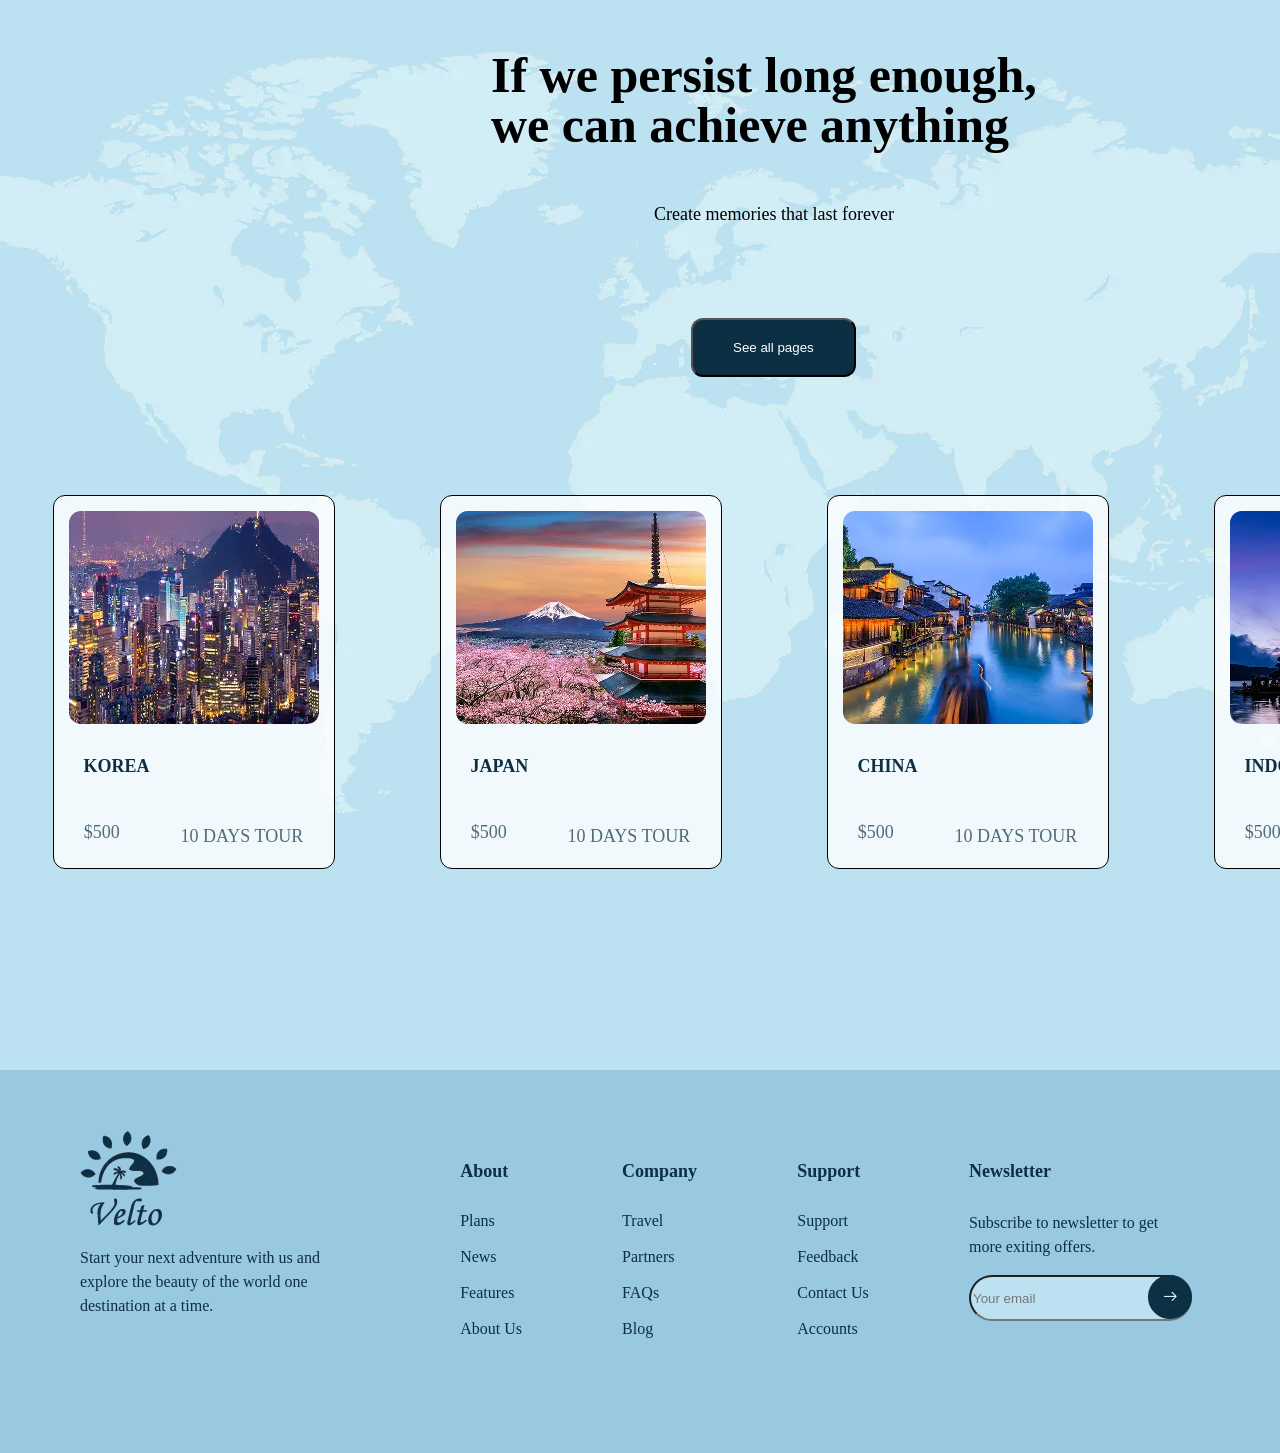
<file: index.html>
<!DOCTYPE html>
<html lang="en">

<head>
    <meta charset="UTF-8">
    <meta name="viewport" content="width=device-width, initial-scale=1.0">
    <title>Document</title>
    <link rel="stylesheet" href="style.css">
</head>

<body>
    <main>
        <section class="tour">
            <h3 class="tour-title">If we persist long enough,
                we can achieve anything
            </h3>
            <p class="tour-text">Create memories that last forever</p>
            <a href="./tourism.html"><button class="tour-button">See all pages</button></a>
            <div class="tour-container">
                <div class="tour-container--card">
                    <img src="./img/korea.webp" alt="korea" class="img-card">
                    <h4 class="tour-container--title">KOREA</h4>
                    <div class="container-price--text">
                        <p class="tour-container--price">$500</p>
                        <p class="tour-container--text">10 DAYS TOUR</p>
                    </div>
                </div>

                <div class="tour-container--card">
                    <img src="./img/japan.webp" alt="japan" class="img-card">
                    <h4 class="tour-container--title">JAPAN</h4>
                    <div class="container-price--text">
                        <p class="tour-container--price">$500</p>
                        <p class="tour-container--text">10 DAYS TOUR</p>
                    </div>
                </div>

                <div class="tour-container--card">
                    <img src="./img/china.webp" alt="china" class="img-card">
                    <h4 class="tour-container--title">CHINA</h4>
                    <div class="container-price--text">
                        <p class="tour-container--price">$500</p>
                        <p class="tour-container--text">10 DAYS TOUR</p>
                    </div>
                </div>

                <div class="tour-container--card">
                    <img src="./img/indonesia.webp" alt="indonesia" class="img-card">
                    <h4 class="tour-container--title">INDONESIA</h4>
                    <div class="container-price--text">
                        <p class="tour-container--price">$500</p>
                        <p class="tour-container--text">10 DAYS TOUR</p>
                    </div>
                </div>
            </div>
        </section>
    </main>
    <footer>
        <div class="footer">
            <img src="./img/logo.webp" alt="logo">
            <p class="footer-text">Start your next adventure with us and explore the beauty of the world one destination at a time.</p>
        </div>

        <div>
            <h5 class="footer-title">About</h5>
            <p class="container-footer--text">Plans</p>
            <p class="container-footer--text">News</p>
            <p class="container-footer--text">Features</p>
            <p class="container-footer--text">About Us</p>
        </div>

        <div>
            <h5 class="footer-title">Company</h5>
            <p class="container-footer--text">Travel</p>
            <p class="container-footer--text">Partners</p>
            <p class="container-footer--text">FAQs</p>
            <p class="container-footer--text">Blog</p>
        </div>

        <div>
            <h5 class="footer-title">Support</h5>
            <p class="container-footer--text">Support</p>
            <p class="container-footer--text">Feedback</p>
            <p class="container-footer--text">Contact Us</p>
            <p class="container-footer--text">Accounts</p>
        </div>

        <div class="footer-container">
            <h5 class="footer-title">Newsletter</h5>
            <p class="text-footer">Subscribe to newsletter to get more exiting offers.</p>
            <input type="text" placeholder="Your email" class="input-footer">
            <img src="./img/button.webp" alt="button" class="button-footer">
        </div>
    </footer>
</body>

</html>
</file>
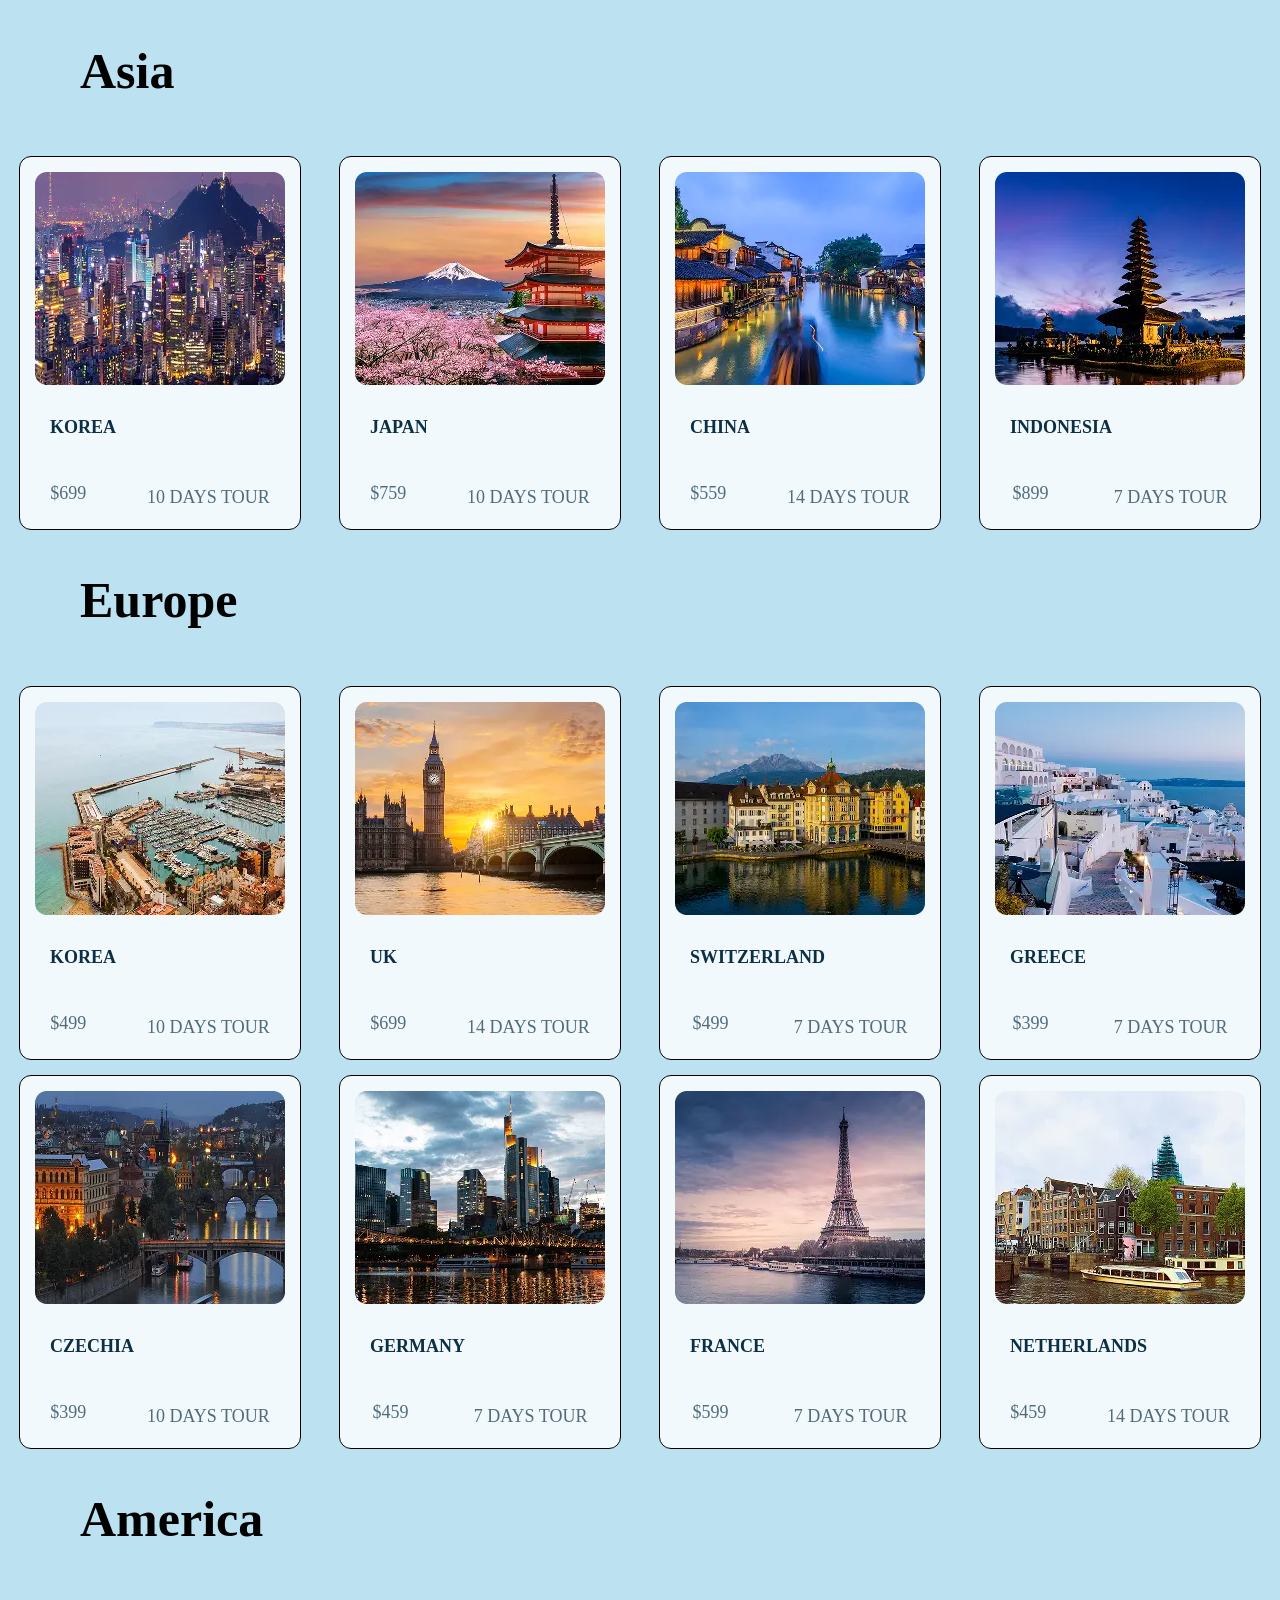
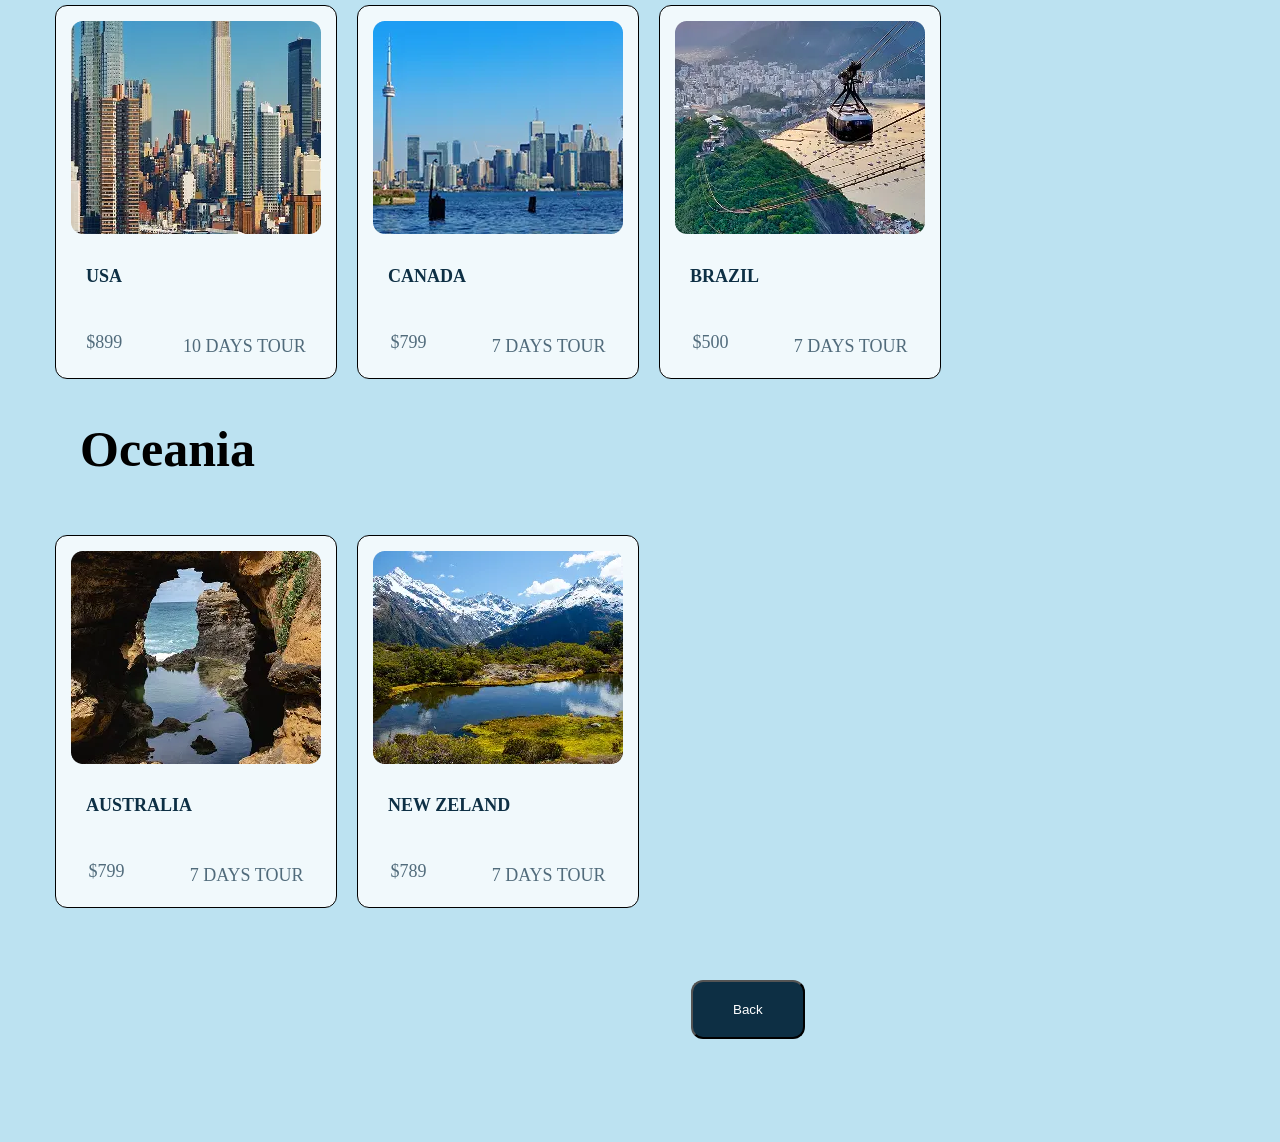
<file: tourism.html>
<!DOCTYPE html>
<html lang="en">

<head>
    <meta charset="UTF-8">
    <meta name="viewport" content="width=device-width, initial-scale=1.0">
    <title>Document</title>
    <link rel="stylesheet" href="style.css">
</head>
<body>
    <h2 class="tourism-title">Asia</h2>
    <div class="container-tourism">
        <div class="tour-container--card">
            <img src="./img/korea.webp" alt="korea" class="img-card">
            <h4 class="tour-container--title">KOREA</h4>
            <div class="container-price--text">
                <p class="tour-container--price">$699</p>
                <p class="tour-container--text">10 DAYS TOUR</p>
            </div>
        </div>

        <div class="tour-container--card">
            <img src="./img/japan.webp" alt="japan" class="img-card">
            <h4 class="tour-container--title">JAPAN</h4>
            <div class="container-price--text">
                <p class="tour-container--price">$759</p>
                <p class="tour-container--text">10 DAYS TOUR</p>
            </div>
        </div>

        <div class="tour-container--card">
            <img src="./img/china.webp" alt="china" class="img-card">
            <h4 class="tour-container--title">CHINA</h4>
            <div class="container-price--text">
                <p class="tour-container--price">$559</p>
                <p class="tour-container--text">14 DAYS TOUR</p>
            </div>
        </div>

        <div class="tour-container--card">
            <img src="./img/indonesia.webp" alt="indonesia" class="img-card">
            <h4 class="tour-container--title">INDONESIA</h4>
            <div class="container-price--text">
                <p class="tour-container--price">$899</p>
                <p class="tour-container--text">7 DAYS TOUR</p>
            </div>
        </div>
    </div>
    <h2 class="tourism-title">Europe</h2>
    <div class="container-tourism">
        <div class="tour-container--card">
            <img src="./img/korea1.webp" alt="korea1" class="img-card">
            <h4 class="tour-container--title">KOREA</h4>
            <div class="container-price--text">
                <p class="tour-container--price">$499</p>
                <p class="tour-container--text">10 DAYS TOUR</p>
            </div>
        </div>

        <div class="tour-container--card">
            <img src="./img/UK.webp" alt="uk" class="img-card">
            <h4 class="tour-container--title">UK</h4>
            <div class="container-price--text">
                <p class="tour-container--price">$699</p>
                <p class="tour-container--text">14 DAYS TOUR</p>
            </div>
        </div>

        <div class="tour-container--card">
            <img src="./img/Switzerland.webp" alt="switzerland" class="img-card">
            <h4 class="tour-container--title">Switzerland</h4>
            <div class="container-price--text">
                <p class="tour-container--price">$499</p>
                <p class="tour-container--text">7 DAYS TOUR</p>
            </div>
        </div>

        <div class="tour-container--card">
            <img src="./img/GREECE.webp" alt="Greece" class="img-card">
            <h4 class="tour-container--title">Greece</h4>
            <div class="container-price--text">
                <p class="tour-container--price">$399</p>
                <p class="tour-container--text">7 DAYS TOUR</p>
            </div>
        </div>
    </div>

    <div class="container-tourism">
        <div class="tour-container--card">
            <img src="./img/Czechia.webp" alt="Czechia" class="img-card">
            <h4 class="tour-container--title">Czechia</h4>
            <div class="container-price--text">
                <p class="tour-container--price">$399</p>
                <p class="tour-container--text">10 DAYS TOUR</p>
            </div>
        </div>

        <div class="tour-container--card">
            <img src="./img/Germany.webp" alt="Germany" class="img-card">
            <h4 class="tour-container--title">Germany</h4>
            <div class="container-price--text">
                <p class="tour-container--price">$459</p>
                <p class="tour-container--text">7 DAYS TOUR</p>
            </div>
        </div>

        <div class="tour-container--card">
            <img src="./img/France.webp" alt="France" class="img-card">
            <h4 class="tour-container--title">France</h4>
            <div class="container-price--text">
                <p class="tour-container--price">$599</p>
                <p class="tour-container--text">7 DAYS TOUR</p>
            </div>
        </div>

        <div class="tour-container--card">
            <img src="./img/Netherlands.webp" alt="Netherlands" class="img-card">
            <h4 class="tour-container--title">Netherlands</h4>
            <div class="container-price--text">
                <p class="tour-container--price">$459</p>
                <p class="tour-container--text">14 DAYS TOUR</p>
            </div>
        </div>
    </div>
    <h2 class="tourism-title">America</h2>
    <div class="tourism-box">
        <div class="tourism-container--card">
            <img src="./img/USA.webp" alt="USA" class="img-card">
            <h4 class="tour-container--title">USA</h4>
            <div class="container-price--text">
                <p class="tour-container--price">$899</p>
                <p class="tour-container--text">10 DAYS TOUR</p>
            </div>
        </div>

        <div class="tourism-container--card">
            <img src="./img/Canada.webp" alt="Canada" class="img-card">
            <h4 class="tour-container--title">Canada</h4>
            <div class="container-price--text">
                <p class="tour-container--price">$799</p>
                <p class="tour-container--text">7 DAYS TOUR</p>
            </div>
        </div>

        <div class="tourism-container--card">
            <img src="./img/Brazil.webp" alt="Brazil" class="img-card">
            <h4 class="tour-container--title">BRAZIL</h4>
            <div class="container-price--text">
                <p class="tour-container--price">$500</p>
                <p class="tour-container--text">7 DAYS TOUR</p>
            </div>
        </div>
    </div>




    <h2 class="tourism-title">Oceania</h2>
    <div class="tourism-box">
        <div class="tourism-container--card">
            <img src="./img/AUSTRALIA.webp" alt="AUSTRALIA" class="img-card">
            <h4 class="tour-container--title">AUSTRALIA</h4>
            <div class="container-price--text">
                <p class="tour-container--price">$799</p>
                <p class="tour-container--text">7 DAYS TOUR</p>
            </div>
        </div>

        <div class="tourism-container--card">
            <img src="./img/New zeland.webp" alt="NEW ZELAND" class="img-card">
            <h4 class="tour-container--title">NEW ZELAND</h4>
            <div class="container-price--text">
                <p class="tour-container--price">$789</p>
                <p class="tour-container--text">7 DAYS TOUR</p>
            </div>
        </div>
    </div>

    <a href="./index.html"><button class="tour-button">Back</button></a>
</body>

</html>
</file>
<file: style.css>
body {
    background-color: #BCE2F1;
    padding: 0;
    margin: 0;
}

.tour {
    background-image: url(./img/Earth.webp);
    width: 1548px;
    height: 763px;
}

.tour-container {
    display: flex;
    justify-content: space-around;
}

.tour-title {
    font-weight: 600;
    font-size: 50px;
    line-height: 50px;
    width: 616px;
    height: 100px;
    margin-left: 491px;
}

.tour-text {
    font-weight: 400;
    font-size: 18px;
    line-height: 28px;
    text-align: center;
}

.tour-button {
    padding-top: 20px;
    padding-bottom: 20px;
    padding-left: 40px;
    padding-right: 40px;
    border-radius: 12px;
    background-color: #0D2F44;
    color: white;
    margin-left: 691px;
    margin-bottom: 103px;
    margin-top: 72px;
}

.tour-container--card {
    background-color: #FFFFFFCC;
    border: 1px solid;
    border-radius: 12px;
    margin-top: 15px;
}

.img-card {
    margin-top: 15px;
    margin-left: 15px;
    margin-right: 15px;
}

.tour-container--title {
    font-weight: 600;
    font-size: 18px;
    line-height: 28px;
    text-transform: uppercase;
    padding-left: 30px;
    color: #0D2F44;
}

.container-price--text {
    display: flex;
    justify-content: space-around;
}

.tour-container--price {
    font-weight: 500;
    font-style: Medium;
    font-size: 18px;
    text-transform: uppercase;
    color: rgba(13, 47, 68, 0.7);
}

.tour-container--text {
    font-weight: 500;
    font-style: Medium;
    font-size: 18px;
    line-height: 28px;
    text-transform: uppercase;
    color: rgba(13, 47, 68, 0.7);
}

.container-tourism {
    display: flex;
    justify-content: space-around;
}

.tourism-title {
    font-size: 50px;
    margin-left: 80px;
}

.tourism-container--card{
    background-color: #FFFFFFCC;
    border: 1px solid;
    border-radius: 12px;
    margin-top: 15px;
    width: 280px;
}

.tourism-box{
    display: flex;
    justify-content: left;
    gap: 20px;
    margin-left: 55px;
}

footer{
    margin-top: 257px;
    margin-left: 80px;
    display: flex;
    justify-content: space-between;
    background-color: rgba(93, 156, 196, 0.37);
    padding-bottom: 98px;
    margin-left: 0px;
    padding-top: 61px;
}

.footer-text{
    font-weight: 400;
    font-size: 16px;
    line-height: 24px;
    letter-spacing: 0%;
    color: rgba(13, 47, 68, 1);
    width: 280px;
    height: 72px;
}

.footer-title{
    font-weight: 600;
    font-size: 18px;
    line-height: 20px;
    letter-spacing: 0%;
    color: rgba(13, 47, 68, 1);
}

.container-footer--text{
    font-weight: 400;
    font-size: 16px;
    line-height: 20px;
    letter-spacing: 0%;
    color: rgba(13, 47, 68, 1);
}

.text-footer{
    font-weight: 400;
    font-size: 16px;
    line-height: 24px;
    letter-spacing: 0%;
    width: 202px;
    height: 48px;
    color: rgba(13, 47, 68, 1);
}

.footer-container{
    margin-right: 88px;
}

.button-footer{
    position: absolute;
    right: 88px;
}

.input-footer{
    height: 40px;
    width: 215px;
    border-radius: 100px;
    background-color: #BCE2F1;
}

.footer{
    padding-left: 80px;
}
</file>
